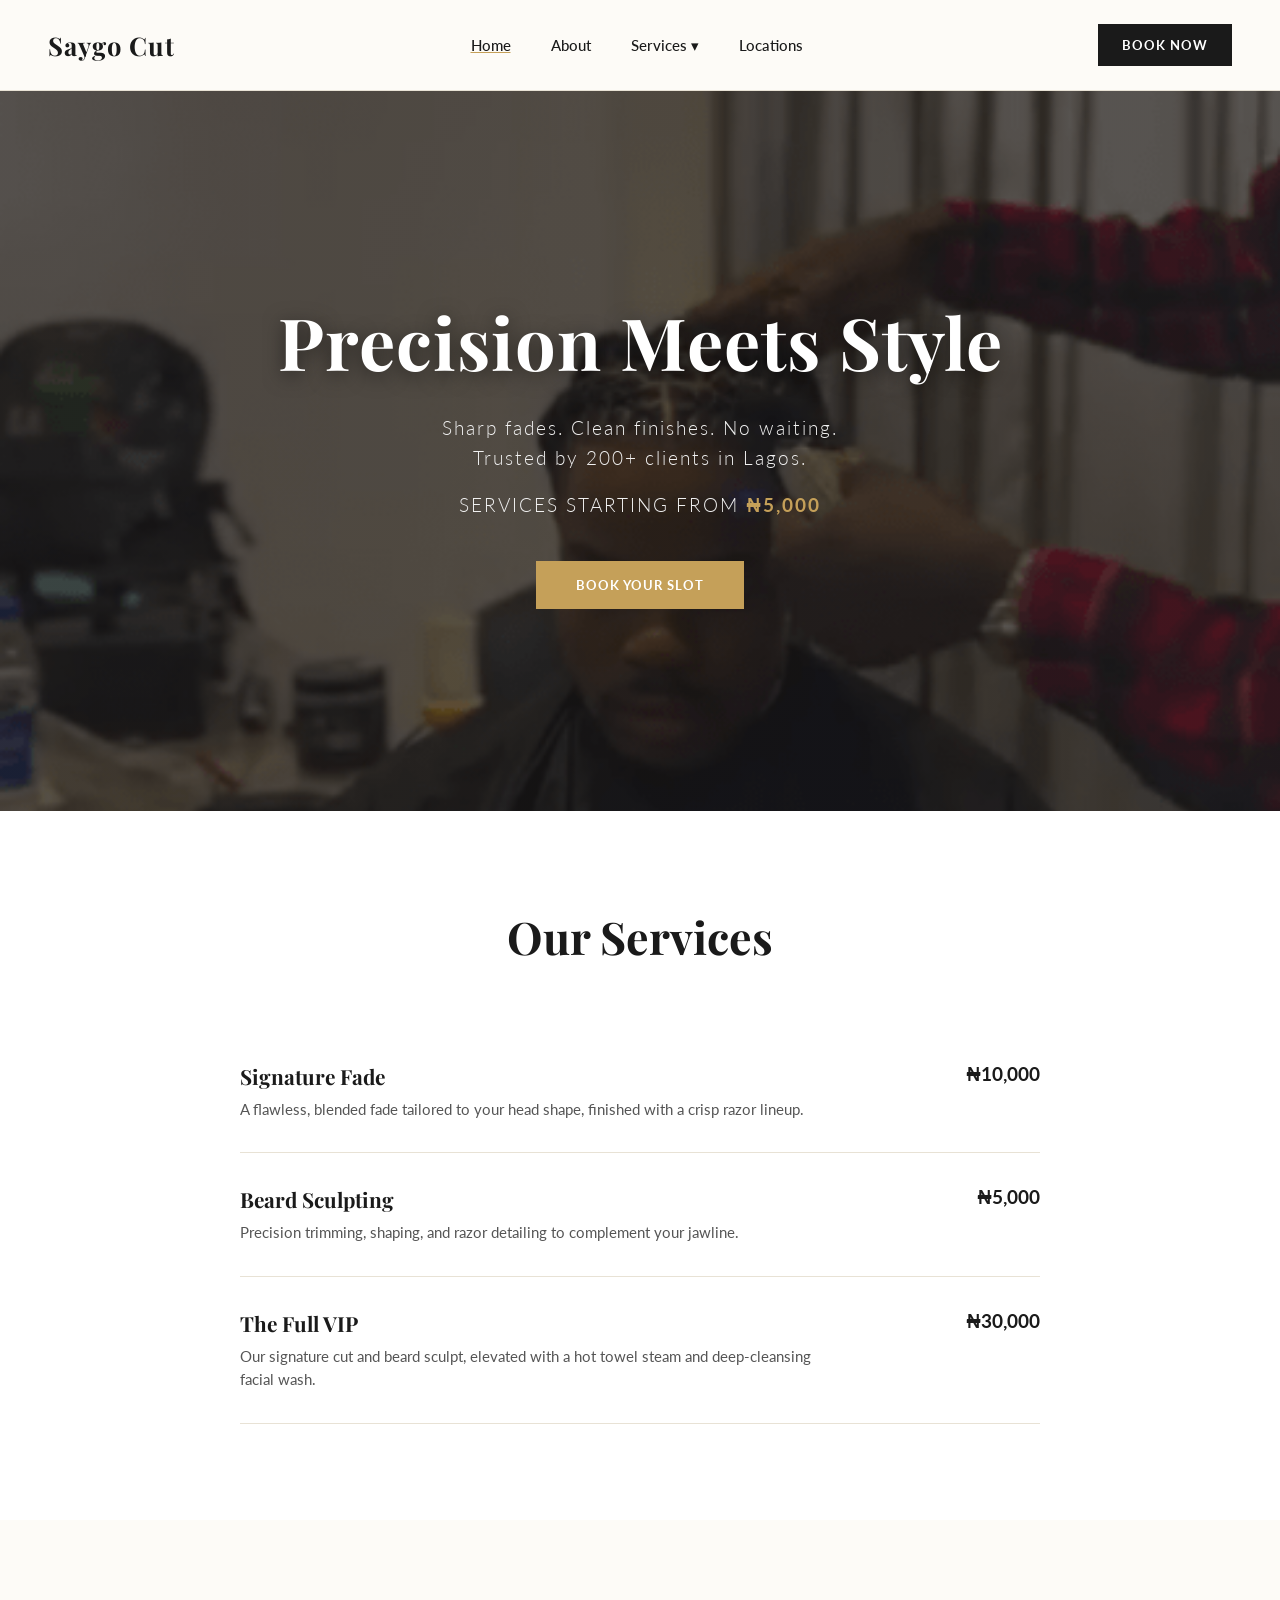
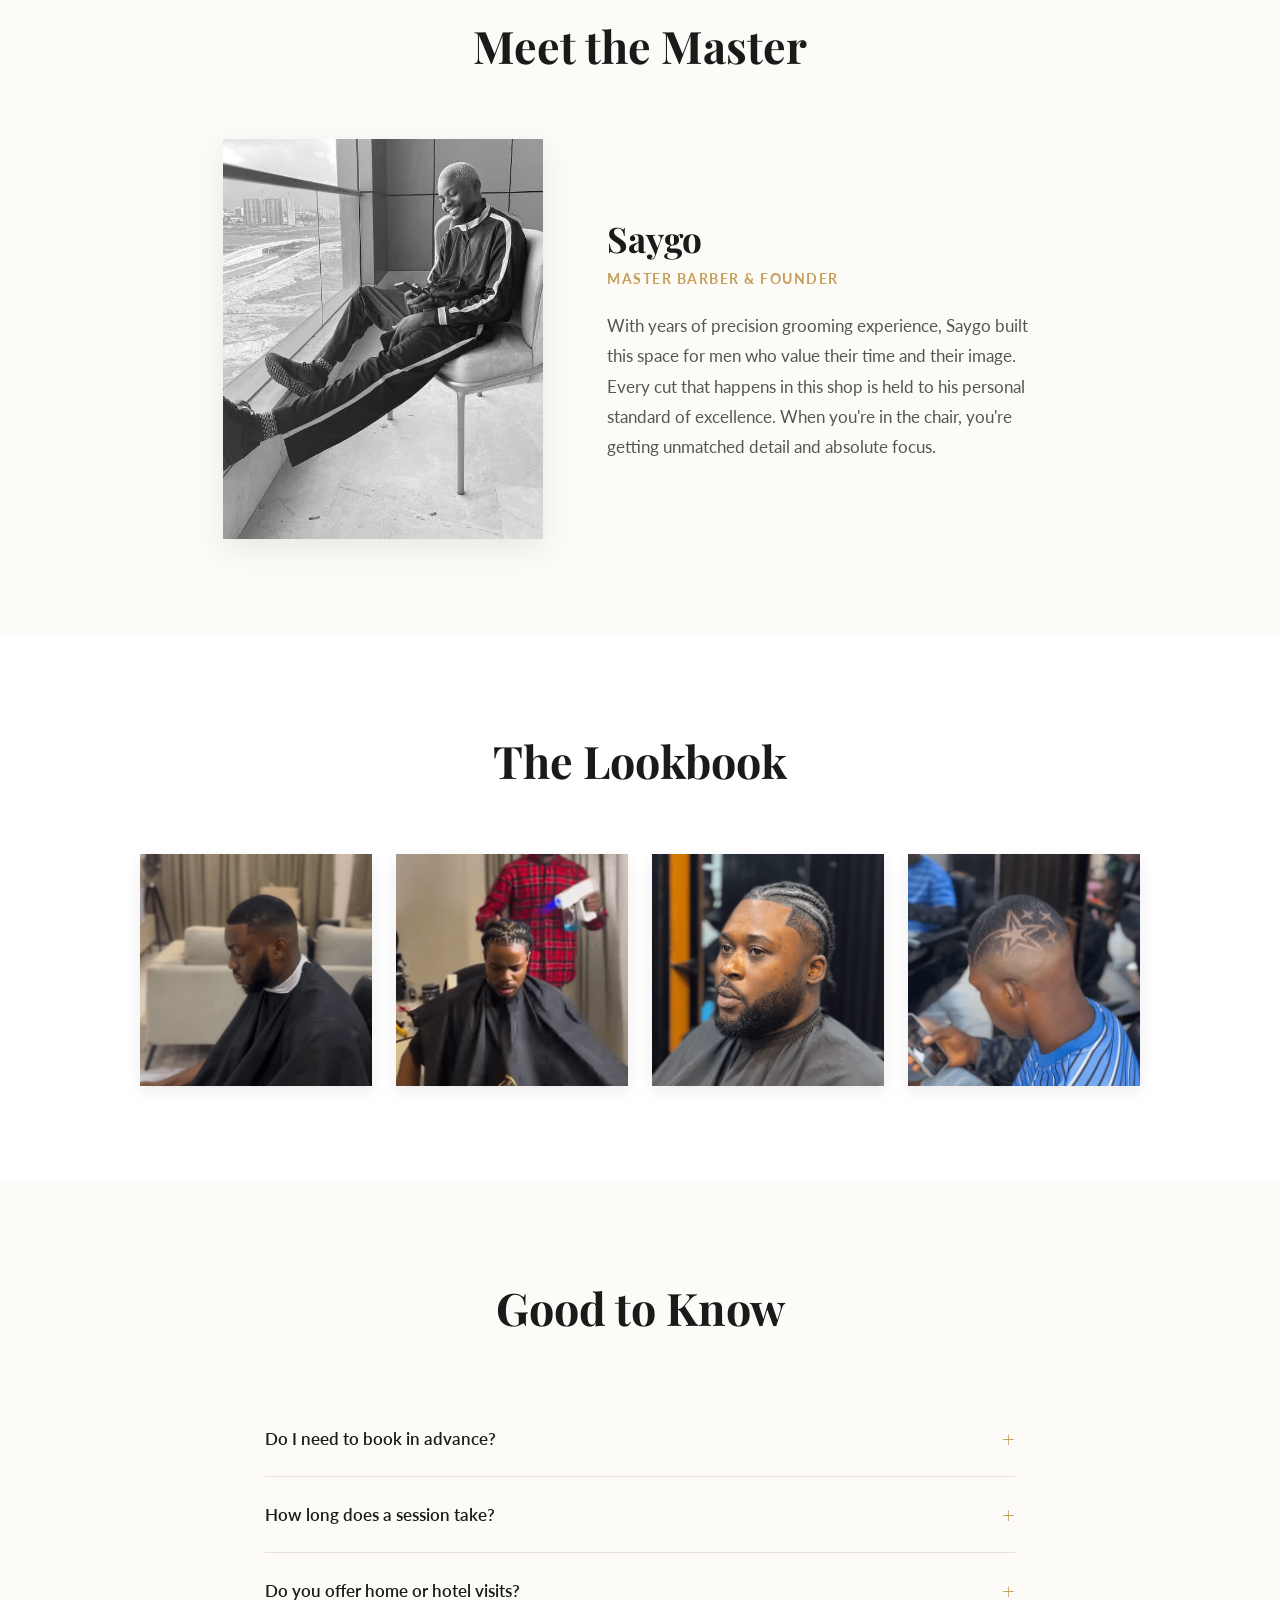
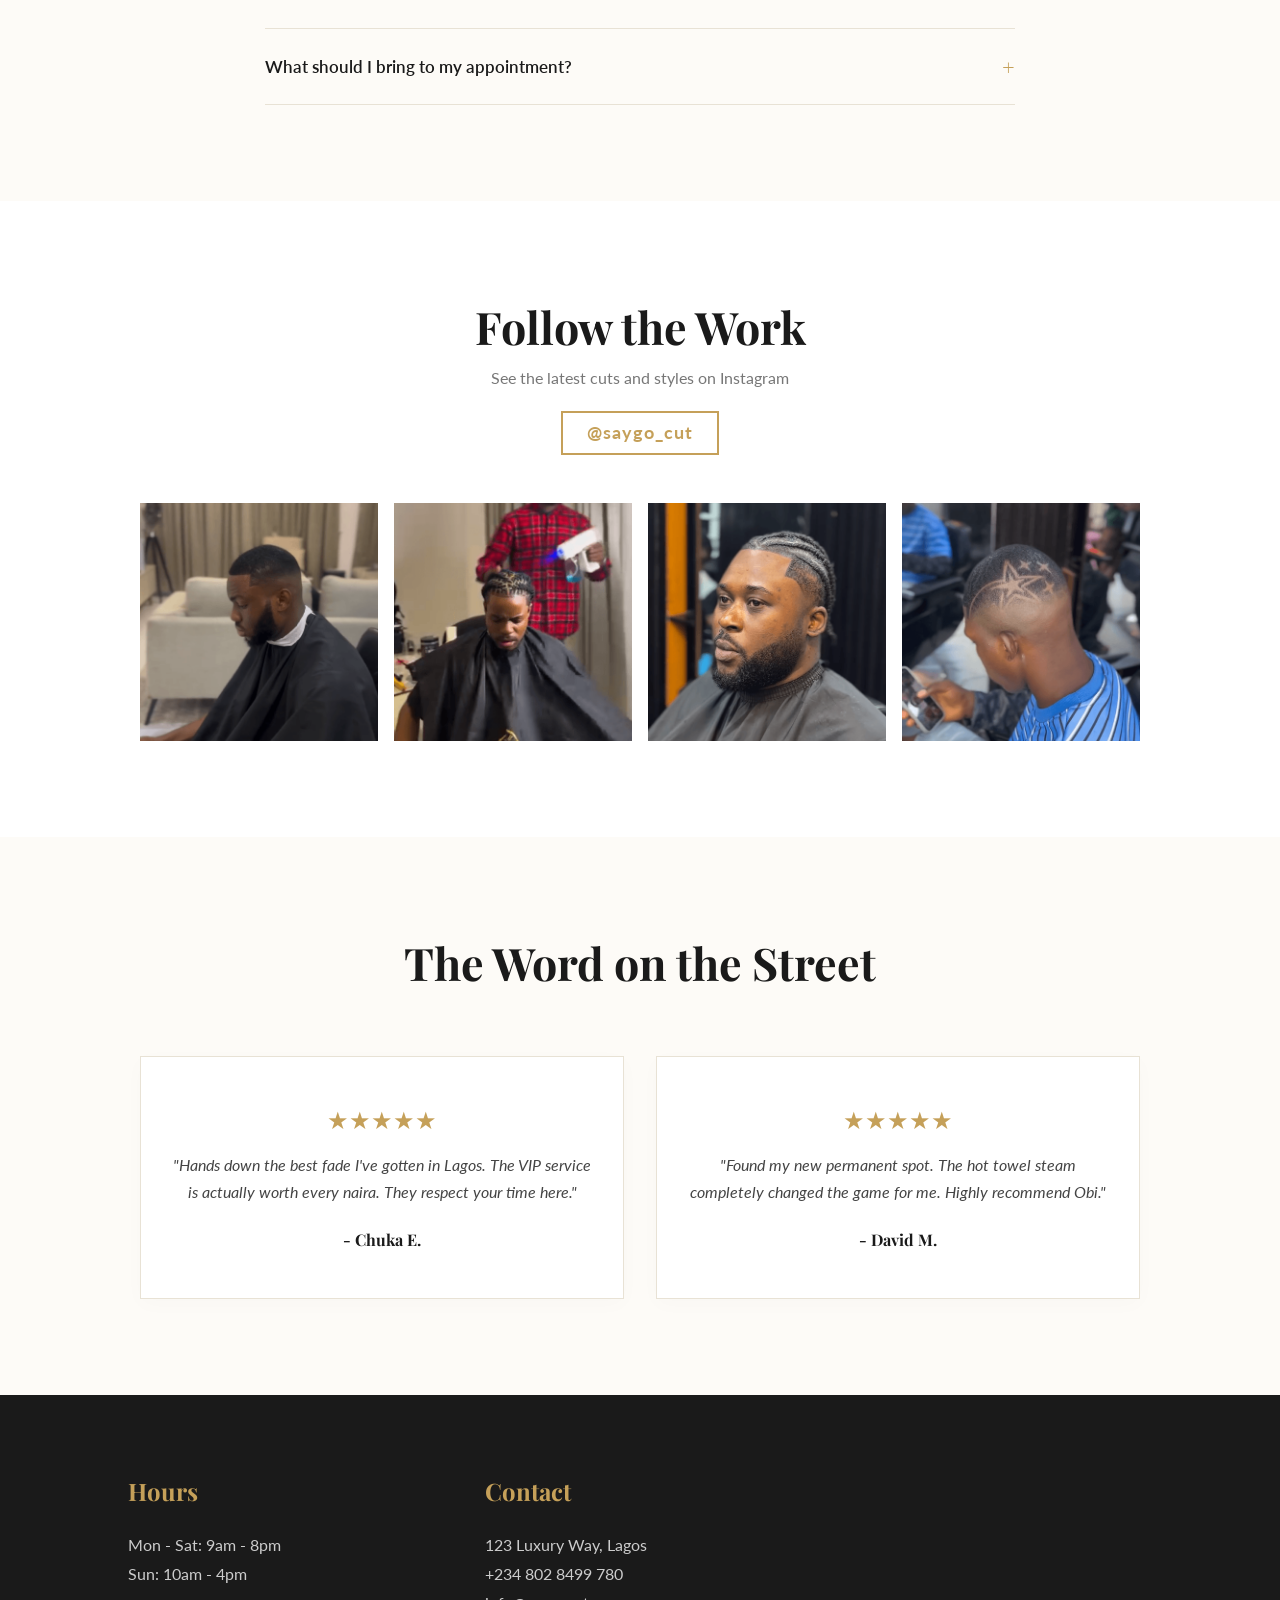
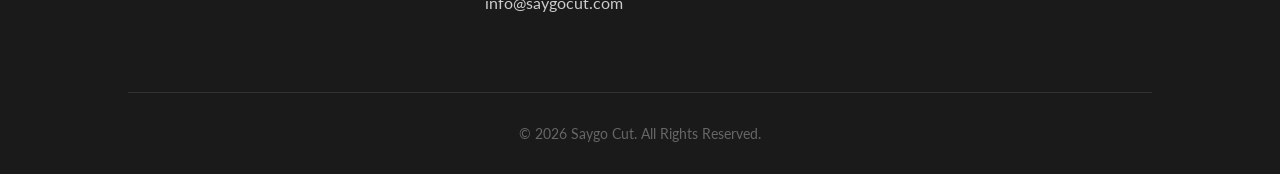
<file: index.html>
<!DOCTYPE html>
<html lang="en">
<head>
  <meta charset="UTF-8">
  <meta name="viewport" content="width=device-width, initial-scale=1.0">
  <title>Saygo Cut | Premium Grooming</title>
  
  <link rel="preconnect" href="https://fonts.googleapis.com">
  <link rel="preconnect" href="https://fonts.gstatic.com" crossorigin>
  <link href="https://fonts.googleapis.com/css2?family=Lato:wght@300;400;700&family=Playfair+Display:ital,wght@0,400;0,600;0,700;1,400&display=swap" rel="stylesheet">
  
  <link rel="stylesheet" href="styles.css">
</head>
<body>
<header class="main-header">
  <div class="logo">Saygo Cut</div>
  
  <button id="mobile-menu-btn" class="hamburger" aria-label="Toggle navigation">☰</button>
  
  <nav class="desktop-nav" id="nav-menu">
    <ul class="nav-links">
      <li class="poop"> <a class="pooper" href="index.html">Home</a></li>
      <li><a href="about.html">About</a></li>
      
      <li class="dropdown">
        <a href="index.html#services">Services ▾</a>
        <ul class="dropdown-menu">
          <li><a href="index.html#services">Haircuts</a></li>
          <li><a href="index.html#services">Beard Trims</a></li>
          <li><a href="index.html#services">Shaves</a></li>
        </ul>
      </li>
      <li><a href="#footer">Locations</a></li>
    </ul>
  </nav>
  <button class="book-btn">
  <a class="waste" href="https://wa.me/2348028499780?text=Hello,%20I’d%20like%20to%20schedule%20an%20appointment.%20What%20slots%20are%20available?" target="_blank">
    Book Now
  </a>
</button>
</header>

<main>
  <section class="hero">
  <div class="hero-content">
    <h1>Precision Meets Style</h1>
    <p>Sharp fades. Clean finishes. No waiting.<br>Trusted by 200+ clients in Lagos.</p>
    <p class="hero-price">Services starting from <span>₦5,000</span></p>
    <button class="btn-book">
      <a href="https://wa.me/2348028499780?text=Hello,%20I’d%20like%20to%20schedule%20an%20appointment.%20What%20slots%20are%20available?" target="_blank" style="text-decoration: none; color: inherit;">
        Book Your Slot
      </a>
    </button>
  </div>
</section>
  <section id="services" class="services">
    <h2>Our Services</h2>
    <div class="service-list">
      <div class="service-item">
        <div class="service-info">
            <span class="service-title">Signature Fade</span>
            <p class="service-desc">A flawless, blended fade tailored to your head shape, finished with a crisp razor lineup.</p>
        </div>
        <span class="service-price">₦10,000</span>
      </div>
      <div class="service-item">
        <div class="service-info">
            <span class="service-title">Beard Sculpting</span>
            <p class="service-desc">Precision trimming, shaping, and razor detailing to complement your jawline.</p>
        </div>
        <span class="service-price">₦5,000</span>
      </div>
      <div class="service-item">
        <div class="service-info">
            <span class="service-title">The Full VIP</span>
            <p class="service-desc">Our signature cut and beard sculpt, elevated with a hot towel steam and deep-cleansing facial wash.</p>
        </div>
        <span class="service-price">₦30,000</span>
      </div>
    </div>
  </section>

  <section class="owner-spotlight">
    <h2>Meet the Master</h2>
    <div class="owner-container">
      <div class="owner-img">
        <img src="ownerr.jpg" alt="Saygo - Master Barber and Founder">
          </div>
      <div class="owner-bio">
          <h3>Saygo</h3>
          <p class="owner-title">Master Barber & Founder</p>
          <p class="owner-story">With years of precision grooming experience, Saygo built this space for men who value their time and their image. Every cut that happens in this shop is held to his personal standard of excellence. When you're in the chair, you're getting unmatched detail and absolute focus.</p>
      </div>
    </div>
  </section>

  <section class="gallery">
    <h2>The Lookbook</h2>
    <div class="gallery-grid">
      <div class="gallery-item">
          <img src="jjjj.png" alt="Clean Fade">
      </div>
      <div class="gallery-item">
          <img src="hhhh.png" alt="Beard Sculpt">
      </div>
      <div class="gallery-item">
          <img src="gggg.png" alt="Hair Design">
      </div>
      <div class="gallery-item">
          <img src="fff.png" alt="Precision Lineup">
      </div>
    </div>
  </section>

  <!-- FAQ SECTION -->
  <section class="faq">
    <h2>Good to Know</h2>
    <div class="faq-list">
      <div class="faq-item">
        <button class="faq-question">Do I need to book in advance? <span class="faq-icon">+</span></button>
        <div class="faq-answer"><p>Yes — we work by appointment to make sure you never wait. Book via WhatsApp and we'll confirm your slot within minutes.</p></div>
      </div>
      <div class="faq-item">
        <button class="faq-question">How long does a session take? <span class="faq-icon">+</span></button>
        <div class="faq-answer"><p>A Signature Fade takes about 45 minutes. Beard Sculpting is around 30 minutes. The Full VIP experience runs approximately 90 minutes.</p></div>
      </div>
      <div class="faq-item">
        <button class="faq-question">Do you offer home or hotel visits? <span class="faq-icon">+</span></button>
        <div class="faq-answer"><p>Yes! Saygo offers premium mobile grooming for clients across Lagos. Message us on WhatsApp to discuss availability and pricing.</p></div>
      </div>
      <div class="faq-item">
        <button class="faq-question">What should I bring to my appointment? <span class="faq-icon">+</span></button>
        <div class="faq-answer"><p>Just yourself! If you have a reference photo of the style you want, bring it — it helps Saygo nail the cut perfectly.</p></div>
      </div>
    </div>
  </section>

  <!-- INSTAGRAM SECTION -->
  <section class="instagram-section">
    <h2>Follow the Work</h2>
    <p class="ig-subtitle">See the latest cuts and styles on Instagram</p>
    <a href="https://www.instagram.com/saygo_cut" target="_blank" class="ig-handle">@saygo_cut</a>
    <div class="ig-gallery-grid">
      <div class="ig-item"><img src="jjjj.png" alt="Saygo Cut style"></div>
      <div class="ig-item"><img src="hhhh.png" alt="Saygo Cut style"></div>
      <div class="ig-item"><img src="gggg.png" alt="Saygo Cut style"></div>
      <div class="ig-item"><img src="fff.png" alt="Saygo Cut style"></div>
    </div>
  </section>

  <section class="testimonials">
    <h2>The Word on the Street</h2>
    <div class="review-grid">
        <div class="review-card">
            <div class="stars">★★★★★</div>
            <p>"Hands down the best fade I've gotten in Lagos. The VIP service is actually worth every naira. They respect your time here."</p>
            <span>- Chuka E.</span>
        </div>
        <div class="review-card">
            <div class="stars">★★★★★</div>
            <p>"Found my new permanent spot. The hot towel steam completely changed the game for me. Highly recommend Obi."</p>
            <span>- David M.</span>
        </div>
    </div>
  </section>
</main>

<footer id="footer">
  <div class="footer-content">
    <div class="footer-section">
      <h3>Hours</h3>
      <p>Mon - Sat: 9am - 8pm</p>
      <p>Sun: 10am - 4pm</p>
    </div>
    <div class="footer-section">
      <h3>Contact</h3>
      <p>123 Luxury Way, Lagos</p>
      <p>+234 802 8499 780</p>
      <p>info@saygocut.com</p>
    </div>
    <div class="footer-section map-container">
      <iframe src="https://www.google.com/maps/embed?pb=!1m18!1m12!1m3!1d3964.735824982635!2d3.4566373!3d6.4279549!2m3!1f0!2f0!3f0!3m2!1i1024!2i768!4f13.1!3m3!1m2!1s0x0%3A0x0!2zNsKwMjUnNDAuNiJOIDPCsDI3JzIzLjkiRQ!5e0!3m2!1sen!2sng!4v1620000000000!5m2!1sen!2sng" width="100%" height="150" style="border:0;" allowfullscreen="" loading="lazy"></iframe>
    </div>
  </div>
  <p class="copyright">&copy; 2026 Saygo Cut. All Rights Reserved.</p>
</footer>

<!-- Sticky mobile book button - only visible on small screens -->
<a href="https://wa.me/2348028499780?text=Hello,%20I'd%20like%20to%20schedule%20an%20appointment.%20What%20slots%20are%20available?" target="_blank" class="mobile-sticky-btn">
  Book Now
</a>

<script>
  const mobileMenuBtn = document.getElementById('mobile-menu-btn');
  const navMenu = document.getElementById('nav-menu');

  mobileMenuBtn.addEventListener('click', () => {
    navMenu.classList.toggle('active');
    // Optional: Change icon when open
    if (navMenu.classList.contains('active')) {
        mobileMenuBtn.innerHTML = '✕'; 
    } else {
        mobileMenuBtn.innerHTML = '☰';
    }
  });
  // This tells the menu to close automatically when you click a link
const navLinks = document.querySelectorAll('.nav-links a');

navLinks.forEach(link => {
  link.addEventListener('click', () => {
    navMenu.classList.remove('active');
    mobileMenuBtn.innerHTML = '☰';
  });
});

// FAQ Accordion
// querySelectorAll gets ALL elements with that class (returns a list)
const faqQuestions = document.querySelectorAll('.faq-question');

faqQuestions.forEach(question => {
  question.addEventListener('click', () => {
    // Find the answer div that sits right after this button
    const answer = question.nextElementSibling;
    const icon = question.querySelector('.faq-icon');
    const isOpen = answer.classList.contains('open');

    // Close ALL answers first
    document.querySelectorAll('.faq-answer').forEach(a => a.classList.remove('open'));
    document.querySelectorAll('.faq-icon').forEach(i => i.textContent = '+');

    // If it wasn't open before, open it now
    if (!isOpen) {
      answer.classList.add('open');
      icon.textContent = '−';
    }
  });
});
</script>
</body>
</html>
</file>
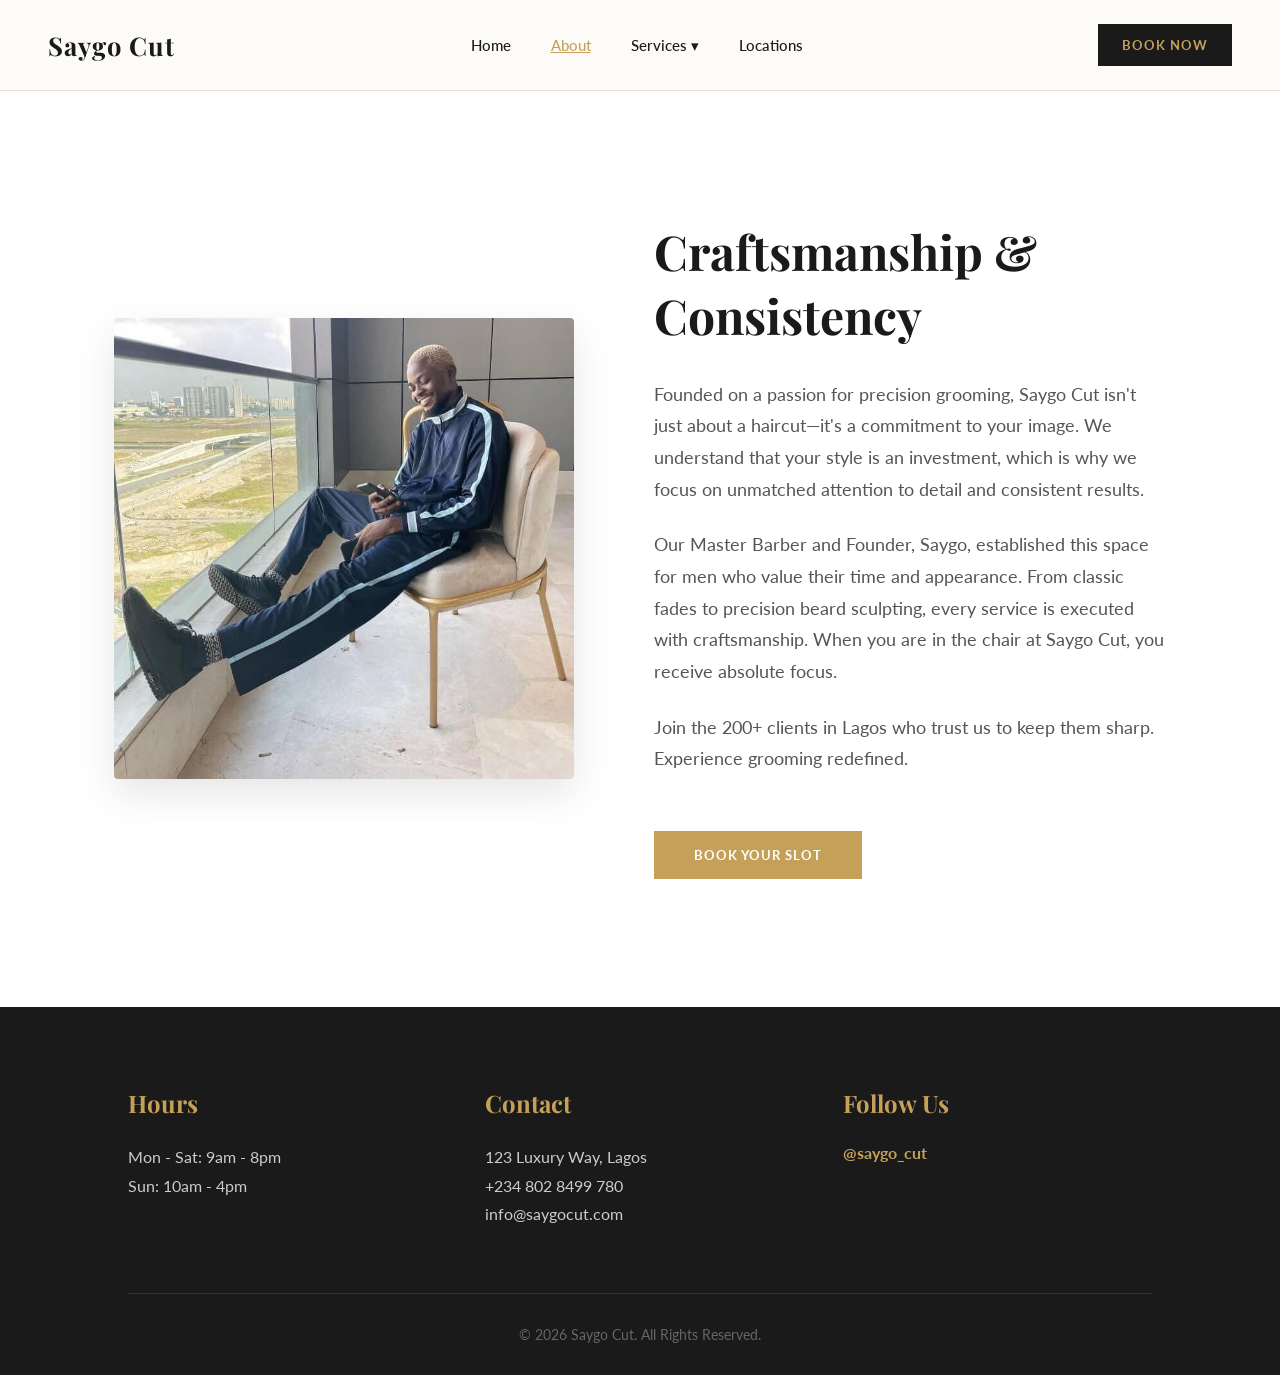
<file: about.html>
<!DOCTYPE html>
<html lang="en">
<head>
  <meta charset="UTF-8">
  <meta name="viewport" content="width=device-width, initial-scale=1.0">
  <title>About Us | Saygo Cut - Premium Grooming</title>
  
  <link rel="preconnect" href="https://fonts.googleapis.com">
  <link rel="preconnect" href="https://fonts.gstatic.com" crossorigin>
  <link href="https://fonts.googleapis.com/css2?family=Lato:wght@300;400;700&family=Playfair+Display:ital,wght@0,400;0,600;0,700;1,400&display=swap" rel="stylesheet">
  
  <link rel="stylesheet" href="aboutstyles.css">
</head>
<body>

<header class="main-header">
  <div class="logo">Saygo Cut</div>

  <!-- This is a regular button, just like index.html. JavaScript will control it. -->
  <button id="mobile-menu-btn" class="hamburger" aria-label="Toggle navigation">☰</button>

  <nav class="desktop-nav" id="nav-menu">
    <ul class="nav-links">
      <li><a href="index.html">Home</a></li>
      <li class="poop"><a href="about.html">About</a></li>
      <li class="dropdown">
        <a href="index.html#services">Services ▾</a>
        <ul class="dropdown-menu">
          <li><a href="index.html#services">Haircuts</a></li>
          <li><a href="index.html#services">Beard Trims</a></li>
          <li><a href="index.html#services">Shaves</a></li>
        </ul>
      </li>
      <li><a href="index.html#footer">Locations</a></li>
    </ul>
  </nav>

  <button class="book-btn">
    <a href="https://wa.me/2348028499780?text=Hi%20I%20want%20to%20book%20a%20haircut">Book Now</a>
  </button>
</header>

<main class="about-page">
  <div class="about-container">
    <div class="about-image-column">
      <img src="ownerr.jpg" alt="Saygo on the balcony in Lagos">
    </div>
    <div class="about-text-column">
      <h2>Craftsmanship & Consistency</h2>
      <p>
        Founded on a passion for precision grooming, Saygo Cut isn't just about a haircut—it's a commitment to your image. We understand that your style is an investment, which is why we focus on unmatched attention to detail and consistent results.
      </p>
      <p>
        Our Master Barber and Founder, Saygo, established this space for men who value their time and appearance. From classic fades to precision beard sculpting, every service is executed with craftsmanship. When you are in the chair at Saygo Cut, you receive absolute focus.
      </p>
      <p>
        Join the 200+ clients in Lagos who trust us to keep them sharp. Experience grooming redefined.
      </p>
      <button class="btn-book">
        <a href="https://wa.me/2348028499780?text=Hello,%20I'd%20like%20to%20schedule%20an%20appointment.%20What%20slots%20are%20available?">Book Your Slot</a>
      </button>
    </div>
  </div>
</main>

<footer id="footer">
  <div class="footer-content">
    <div class="footer-section">
      <h3>Hours</h3>
      <p>Mon - Sat: 9am - 8pm</p>
      <p>Sun: 10am - 4pm</p>
    </div>
    <div class="footer-section">
      <h3>Contact</h3>
      <p>123 Luxury Way, Lagos</p>
      <p>+234 802 8499 780</p>
      <p>info@saygocut.com</p>
    </div>
    <div class="footer-section">
      <h3>Follow Us</h3>
      <a href="https://www.instagram.com/saygo_cut" target="_blank" class="footer-ig-link">@saygo_cut</a>
    </div>
  </div>
  <p class="copyright">&copy; 2026 Saygo Cut. All Rights Reserved.</p>
</footer>

<!-- Sticky mobile book button -->
<a href="https://wa.me/2348028499780?text=Hello,%20I'd%20like%20to%20schedule%20an%20appointment.%20What%20slots%20are%20available?" target="_blank" class="mobile-sticky-btn">
  Book Now
</a>

<script>
  // Grab the button and the nav menu by their IDs
  const mobileMenuBtn = document.getElementById('mobile-menu-btn');
  const navMenu = document.getElementById('nav-menu');

  // When the button is clicked, toggle the 'active' class on the nav
  mobileMenuBtn.addEventListener('click', () => {
    navMenu.classList.toggle('active');
    // Change the icon: ✕ when open, ☰ when closed
    if (navMenu.classList.contains('active')) {
      mobileMenuBtn.innerHTML = '✕';
    } else {
      mobileMenuBtn.innerHTML = '☰';
    }
  });

  // Close the menu automatically when any nav link is clicked
  const navLinks = document.querySelectorAll('.nav-links a');
  navLinks.forEach(link => {
    link.addEventListener('click', () => {
      navMenu.classList.remove('active');
      mobileMenuBtn.innerHTML = '☰';
    });
  });
</script>

</body>
</html>
</file>
<file: styles.css>
/* --- Premium Variables --- */
:root {
  --color-bg: #FDFBF7; /* Warm, creamy off-white */
  --color-text: #1A1A1A; /* Deep rich charcoal */
  --color-accent: #C5A059; /* Premium muted gold */
  --color-border: #E8E2D5; /* Soft dividing line */
  
  --font-heading: 'Playfair Display', serif;
  --font-body: 'Lato', sans-serif;
}
.poop{
  text-decoration: underline;
  color: var(--color-accent);
}
.pooper{
  color: var(--color-accent);
}
/* --- Global Reset & Foundation --- */
* {
  margin: 0;
  padding: 0;
  box-sizing: border-box;
}
.poop{
  text-decoration: underline;
}
body {
  font-family: var(--font-body);
  background-color: var(--color-bg); 
  color: var(--color-text);
  overflow-x: hidden; /* Prevents horizontal scroll on mobile */
}

h1, h2, h3, .logo {
  font-family: var(--font-heading);
  font-weight: 700;
}

/* --- Header Layout --- */
header {
  position: sticky;
  top: 0;
  background-color: var(--color-bg);
  z-index: 100;
}

.main-header {
  display: flex;
  justify-content: space-between;
  align-items: center;
  padding: 1.5rem 3rem;
  border-bottom: 1px solid var(--color-border); 
}

.logo {
  font-size: 1.6rem; 
  letter-spacing: 1px; 
}

/* --- Navigation Links --- */
.nav-links {
  list-style: none;
  display: flex;
  gap: 2.5rem; 
}

.nav-links a {
  text-decoration: none;
  color: var(--color-text);
  font-weight: 500;
  font-size: 0.95rem;
  transition: color 0.3s ease;
}

.nav-links a:hover {
  color: var(--color-accent);
}

/* --- Dropdown --- */
.dropdown {
  position: relative; 
  padding-bottom: 1rem; 
  margin-bottom: -1rem;
}

.dropdown-menu {
  position: absolute;
  top: 100%; 
  left: 0;
  background-color: #fff;
  border: 1px solid var(--color-border);
  min-width: 180px; 
  list-style: none;
  opacity: 0;
  visibility: hidden;
  transition: all 0.3s ease-in-out;
  transform: translateY(10px); 
  z-index: 10; 
  box-shadow: 0 10px 30px rgba(0,0,0,0.05); 
}
.dropdown:hover .dropdown-menu {
  opacity: 1;
  visibility: visible;
  transform: translateY(0);
}

.dropdown-menu li { border-bottom: 1px solid var(--color-border); }
.dropdown-menu li:last-child { border-bottom: none; }

.dropdown-menu a {
  display: block; 
  padding: 1rem;
}

.dropdown-menu a:hover {
  background-color: var(--color-text);
  color: var(--color-accent); 
}
.waste{
  text-decoration: none;
}
/* --- Buttons --- */
.book-btn, .btn-book {
  background-color: var(--color-text);
  color: var(--color-accent);
  border: none;
  padding: 0.8rem 1.5rem;
  font-family: var(--font-body);
  font-weight: 700;
  cursor: pointer;
  text-transform: uppercase;
  letter-spacing: 1px;
  transition: 0.3s ease;
}

.btn-book {
    padding: 1rem 2.5rem;
    background-color: var(--color-accent); 
    color: #fff;
}

.book-btn:hover {
  background-color: var(--color-accent);
  color: #fff;
}

.btn-book:hover {
  background-color: var(--color-text);
  color: var(--color-accent);
}

/* --- Hide Mobile Hamburger by Default --- */
.hamburger {
  display: none;
  background: none;
  border: none;
  color: var(--color-text);
  font-size: 1.8rem;
  cursor: pointer;
}
.waste{
  color: #ffffff;
}
/* --- Hero Section --- */
.hero {
  height: 80vh;
  /* INSERT YOUR HERO BACKGROUND IMAGE URL HERE */
  background: linear-gradient(rgba(26, 26, 26, 0.7), rgba(26, 26, 26, 0.7)), url('kn.png') center/cover no-repeat;
  display: flex;
  align-items: center;
  justify-content: center;
  text-align: center;
  color: #fff;
}

.hero-content h1 {
  font-size: 4.5rem;
  letter-spacing: 1px; 
  margin-bottom: 1.5rem; 
  text-shadow: 0 4px 20px rgba(0,0,0,0.5); 
}

.hero-content p {
  font-size: 1.2rem;
  margin-bottom: 2.5rem; 
  letter-spacing: 2px;
  line-height: 1.6;
  font-weight: 300;
  color: #f0f0f0;
}

/* --- Services Section (Upgraded) --- */
.services, .team, .gallery, .testimonials {
  padding: 6rem 10%;
}

.services {
  background-color: #fff; 
}

.services h2, .team h2, .gallery h2, .testimonials h2 {
  text-align: center;
  font-size: 2.8rem;
  margin-bottom: 4rem;
  color: var(--color-text);
}

.service-list {
  max-width: 800px;
  margin: 0 auto;
}

.service-item {
  display: flex;
  justify-content: space-between;
  align-items: flex-start;
  padding: 2rem 0;
  border-bottom: 1px solid var(--color-border);
  transition: 0.3s;
}

.service-item:hover {
  padding-left: 10px;
  border-color: var(--color-accent);
}

.service-info {
    max-width: 75%;
}

.service-title {
    display: block;
    font-size: 1.3rem;
    font-family: var(--font-heading);
    font-weight: 700;
    margin-bottom: 0.5rem;
}

.service-item:hover .service-title {
    color: var(--color-accent);
}

.service-desc {
    font-size: 0.95rem;
    color: #555;
    line-height: 1.5;
}

.service-price {
    font-size: 1.2rem;
    font-weight: 700;
    color: var(--color-text);
}

/* --- Owner Spotlight Section --- */
.owner-spotlight {
    background-color: var(--color-bg);
    padding: 6rem 10%;
}

.owner-spotlight h2 {
    text-align: center;
    font-size: 2.8rem;
    margin-bottom: 4rem;
    color: var(--color-text);
}

.owner-container {
    display: flex;
    align-items: center;
    justify-content: center;
    gap: 4rem;
    max-width: 900px;
    margin: 0 auto;
}

.owner-img {
    width: 320px;
    height: 400px;
    background-color: var(--color-border);
    overflow: hidden;
    flex-shrink: 0;
    box-shadow: 0 10px 30px rgba(0,0,0,0.08); /* Adds a subtle premium shadow */
}

.owner-img img {
    width: 100%;
    height: 100%;
    object-fit: cover;
    filter: grayscale(100%);
    transition: 0.8s ease;
}

.owner-spotlight:hover .owner-img img {
    filter: grayscale(0%);
    transform: scale(1.03);
}

.owner-bio {
    max-width: 450px;
}

.owner-bio h3 {
    font-size: 2.2rem;
    margin-bottom: 0.5rem;
    font-family: var(--font-heading);
}

.owner-title {
    color: var(--color-accent);
    font-weight: 700;
    text-transform: uppercase;
    letter-spacing: 1.5px;
    font-size: 0.9rem;
    margin-bottom: 1.5rem;
}

.owner-story {
    line-height: 1.8;
    color: #555;
    font-size: 1.05rem;
}
/* --- Testimonials Section --- */
.testimonials {
    background-color: var(--color-bg);
}

.review-grid {
    display: grid;
    grid-template-columns: repeat(auto-fit, minmax(300px, 1fr));
    gap: 2rem;
    max-width: 1000px;
    margin: 0 auto;
}

.review-card {
    background: #fff;
    padding: 3rem 2rem;
    border: 1px solid var(--color-border);
    text-align: center;
    box-shadow: 0 5px 20px rgba(0,0,0,0.02);
}

.stars {
    color: var(--color-accent);
    font-size: 1.5rem;
    margin-bottom: 1rem;
}

.review-card p {
    font-style: italic;
    line-height: 1.7;
    margin-bottom: 1.5rem;
    color: #444;
}

.review-card span {
    font-weight: 700;
    font-family: var(--font-heading);
    color: var(--color-text);
}

/* --- Footer --- */
footer {
  background-color: var(--color-text);
  color: #fff;
  padding: 5rem 10% 2rem;
}

.footer-content {
  display: grid;
  grid-template-columns: repeat(auto-fit, minmax(200px, 1fr));
  gap: 3rem;
  margin-bottom: 4rem;
}

.footer-section h3 {
  margin-bottom: 1.5rem;
  color: var(--color-accent);
  font-size: 1.5rem;
}

.footer-section p {
  color: #ccc;
  line-height: 1.8;
}

.map-container iframe {
    border-radius: 4px;
}

.copyright {
    text-align: center;
    color: #666;
    border-top: 1px solid #333;
    padding-top: 2rem;
    font-size: 0.9rem;
}
/* --- styles.css --- */

/* ... (previous styles) ... */

/* --- Upgraded Gallery Section (Lookbook) --- */
.gallery {
  padding: 6rem 10%;
  background-color: #fff;
}

.gallery h2 {
  text-align: center;
  font-size: 2.8rem;
  margin-bottom: 4rem;
  color: var(--color-text);
}

.gallery-grid {
  display: flex; /* Changed from grid to flex */
  justify-content: center; /* Center the items */
  gap: 1.5rem; /* Space between images */
  flex-wrap: wrap; /* Allows wrapping on smaller screens */
  max-width: 1200px;
  margin: 0 auto;
}

.gallery-item {
  /* This sets each item to be roughly 25% width on desktop, minus the gap */
  flex: 0 0 calc(25% - 1.5rem);
  aspect-ratio: 1 / 1; /* Keeps the images square */
  overflow: hidden;
  box-shadow: 0 5px 15px rgba(0,0,0,0.08); /* Optional: add a subtle shadow */
  transition: transform 0.3s ease;
}

.gallery-item:hover {
  transform: scale(1.03); /* Slight zoom on hover */
}

.gallery-item img {
  width: 100%;
  height: 100%;
  object-fit: cover; /* Ensures image fills the square correctly */
}


@media (max-width: 480px) {
  .gallery-item {
    /* On very small screens, stack them */
    flex: 0 0 100%;
  }
}

/* ... (rest of previous styles) ... */
/* =========================================
   MOBILE RESPONSIVE DESIGN
   ========================================= */
@media (max-width: 768px) {
  .main-header {
    padding: 1rem 1.5rem;
    flex-wrap: wrap; 
  }

  .hamburger {
    display: block;
    order: 2; 
  }

  .desktop-nav {
    width: 100%;
    order: 3; 
    display: none; /* Hidden by default */
  }

  /* Added by JS toggle */
  .desktop-nav.active {
      display: block;
  }

  .nav-links {
    flex-direction: column;
    gap: 0;
    width: 100%;
    padding-top: 1rem;
  }

  .nav-links li {
    width: 100%;
    border-top: 1px solid var(--color-border);
  }

  .nav-links a {
    display: block;
    padding: 1rem 0;
  }

  .dropdown-menu {
    position: static;
    opacity: 1;
    visibility: visible;
    display: none; 
    border: none;
    padding-left: 1.5rem;
    background-color: transparent;
    box-shadow: none;
    transform: none;
  }

  .dropdown:hover .dropdown-menu {
    display: block;
  }

  /* --- Meet the Master: stack vertically on mobile --- */
  .owner-container {
    flex-direction: column; /* image on top, text below */
    gap: 2rem;
  }

  .owner-img {
    width: 100%;       /* stretch to full width instead of fixed 320px */
    height: 320px;     /* a comfortable height for a portrait photo */
  }

  .owner-bio {
    max-width: 100%;   /* text takes full width too */
    text-align: center;
  }

  .owner-bio h3 {
    font-size: 1.8rem;
  }

  .owner-spotlight {
    padding: 4rem 5%;
  }

  .hero-content h1 {
      font-size: 3rem;
  }
  
  .book-btn {
      display: none; 
  } 

  .service-item {
      flex-direction: column;
  }

  .service-info {
      max-width: 100%;
      margin-bottom: 1rem;
  }
  .gallery-item {
    /* On mobile, show 2 images per row */
    flex: 0 0 calc(50% - 1rem);
    gap: 1rem;
  }
}
/* --- Hero Price Hint --- */
.hero-price {
  font-size: 0.95rem;
  color: rgba(255,255,255,0.7);
  letter-spacing: 1.5px;
  margin-top: -1.5rem;     /* pulls it closer to the paragraph above */
  margin-bottom: 2rem;
  text-transform: uppercase;
}

.hero-price span {
  color: var(--color-accent);
  font-weight: 700;
}

/* --- FAQ Section --- */
.faq {
  padding: 6rem 10%;
  background-color: var(--color-bg);
}

.faq h2 {
  text-align: center;
  font-size: 2.8rem;
  margin-bottom: 4rem;
  color: var(--color-text);
}

.faq-list {
  max-width: 750px;
  margin: 0 auto;
}

.faq-item {
  border-bottom: 1px solid var(--color-border);
}

/* The question is a button so it's keyboard-accessible */
.faq-question {
  width: 100%;
  background: none;
  border: none;
  text-align: left;
  padding: 1.5rem 0;
  font-family: var(--font-body);
  font-size: 1.05rem;
  font-weight: 600;
  color: var(--color-text);
  cursor: pointer;
  display: flex;
  justify-content: space-between;
  align-items: center;
  transition: color 0.3s ease;
}

.faq-question:hover {
  color: var(--color-accent);
}

.faq-icon {
  font-size: 1.4rem;
  font-weight: 300;
  color: var(--color-accent);
  transition: transform 0.3s ease;
  flex-shrink: 0;
}

/* The answer is hidden by default */
.faq-answer {
  max-height: 0;              /* collapsed: takes up no space */
  overflow: hidden;
  transition: max-height 0.4s ease, padding 0.4s ease;
}

/* JavaScript adds the 'open' class to expand it */
.faq-answer.open {
  max-height: 200px;          /* expanded: enough room for the text */
  padding-bottom: 1.5rem;
}

.faq-answer p {
  color: #555;
  line-height: 1.8;
  font-size: 1rem;
}

/* --- Instagram Section --- */
.instagram-section {
  padding: 6rem 10%;
  background-color: #fff;
  text-align: center;
}

.instagram-section h2 {
  font-size: 2.8rem;
  margin-bottom: 0.75rem;
  color: var(--color-text);
}

.ig-subtitle {
  color: #777;
  font-size: 1rem;
  margin-bottom: 1.5rem;
}

.ig-handle {
  display: inline-block;
  text-decoration: none;
  font-weight: 700;
  font-size: 1.1rem;
  color: var(--color-accent);
  border: 2px solid var(--color-accent);
  padding: 0.6rem 1.5rem;
  letter-spacing: 1px;
  margin-bottom: 3rem;
  transition: 0.3s ease;
}

.ig-handle:hover {
  background-color: var(--color-accent);
  color: #fff;
}

.ig-gallery-grid {
  display: grid;
  grid-template-columns: repeat(4, 1fr);
  gap: 1rem;
  max-width: 1000px;
  margin: 0 auto;
}

.ig-item {
  aspect-ratio: 1 / 1;
  overflow: hidden;
}

.ig-item img {
  width: 100%;
  height: 100%;
  object-fit: cover;
  transition: transform 0.4s ease;
}

.ig-item:hover img {
  transform: scale(1.05);
}

/* --- Mobile Sticky Book Button --- */
/* Hidden on desktop, only shown on mobile */
.mobile-sticky-btn {
  display: none;
}

@media (max-width: 768px) {
  .mobile-sticky-btn {
    display: block;
    position: fixed;       /* stays on screen as you scroll */
    bottom: 0;
    left: 0;
    width: 100%;
    padding: 1.2rem;
    background-color: var(--color-accent);
    color: #fff;
    text-align: center;
    text-decoration: none;
    font-family: var(--font-body);
    font-weight: 700;
    font-size: 1rem;
    text-transform: uppercase;
    letter-spacing: 1.5px;
    z-index: 200;
  }

  /* Add padding to the footer so the sticky button doesn't cover content */
  footer {
    padding-bottom: 5rem;
  }

  /* FAQ adjustments */
  .faq {
    padding: 4rem 5%;
  }

  .instagram-section {
    padding: 4rem 5%;
  }

  .ig-gallery-grid {
    grid-template-columns: repeat(2, 1fr);
  }
}
</file>
<file: aboutstyles.css>
/* --- aboutstyles.css --- */

/* --- Variables --- */
:root {
  --color-bg: #FDFBF7;
  --color-text: #1A1A1A;
  --color-accent: #C5A059;
  --color-border: #E8E2D5;
  --font-heading: 'Playfair Display', serif;
  --font-body: 'Lato', sans-serif;
}

/* --- Global Reset --- */
* {
  margin: 0;
  padding: 0;
  box-sizing: border-box;
}

body {
  font-family: var(--font-body);
  background-color: var(--color-bg);
  color: var(--color-text);
  overflow-x: hidden;
}

h1, h2, h3, .logo {
  font-family: var(--font-heading);
  font-weight: 700;
}

/* --- Header --- */
header {
  position: sticky;
  top: 0;
  background-color: var(--color-bg);
  z-index: 100;
}

.main-header {
  display: flex;
  justify-content: space-between;
  align-items: center;
  padding: 1.5rem 3rem;
  border-bottom: 1px solid var(--color-border);
}

.logo {
  font-size: 1.6rem;
  letter-spacing: 1px;
}

/* --- Navigation Links --- */
.nav-links {
  list-style: none;
  display: flex;
  gap: 2.5rem;
}

.nav-links a {
  text-decoration: none;
  color: var(--color-text);
  font-weight: 500;
  font-size: 0.95rem;
  transition: color 0.3s ease;
}

.nav-links a:hover {
  color: var(--color-accent);
}

/* This underlines the "About" link so users know which page they're on */
.poop a {
  text-decoration: underline;
  color: var(--color-accent);
}

/* --- Dropdown Menu --- */
.dropdown {
  position: relative;
  padding-bottom: 1rem;
  margin-bottom: -1rem;
}

.dropdown-menu {
  position: absolute;
  top: 100%;
  left: 0;
  background-color: #fff;
  border: 1px solid var(--color-border);
  min-width: 180px;
  list-style: none;
  opacity: 0;
  visibility: hidden;
  transition: all 0.3s ease-in-out;
  transform: translateY(10px);
  z-index: 10;
  box-shadow: 0 10px 30px rgba(0,0,0,0.05);
}

.dropdown:hover .dropdown-menu {
  opacity: 1;
  visibility: visible;
  transform: translateY(0);
}

.dropdown-menu li { border-bottom: 1px solid var(--color-border); }
.dropdown-menu li:last-child { border-bottom: none; }

.dropdown-menu a {
  display: block;
  padding: 1rem;
}

.dropdown-menu a:hover {
  background-color: var(--color-text);
  color: var(--color-accent);
}

/* --- Buttons --- */
.book-btn, .btn-book {
  background-color: var(--color-text);
  color: var(--color-accent);
  border: none;
  padding: 0.8rem 1.5rem;
  font-family: var(--font-body);
  font-weight: 700;
  cursor: pointer;
  text-transform: uppercase;
  letter-spacing: 1px;
  transition: 0.3s ease;
}

/* This makes the link inside the button inherit the button's color */
.book-btn a, .btn-book a {
  text-decoration: none;
  color: inherit;
}

.btn-book {
  margin-top: 2rem;
  padding: 1rem 2.5rem;
  background-color: var(--color-accent);
  color: #fff;
}

.book-btn:hover { background-color: var(--color-accent); color: #fff; }
.btn-book:hover { background-color: var(--color-text); color: var(--color-accent); }

/* --- Hamburger Button (hidden on desktop) --- */
.hamburger {
  display: none;
  background: none;
  border: none;
  color: var(--color-text);
  font-size: 1.8rem;
  cursor: pointer;
}

/* --- About Page Section --- */
.about-page {
  padding: 8rem 10%;
  background-color: #fff;
}

.about-container {
  display: flex;
  align-items: center;
  justify-content: center;
  gap: 5rem;
  max-width: 1100px;
  margin: 0 auto;
}

.about-image-column {
  flex: 0 0 45%;
  overflow: hidden;
  box-shadow: 0 15px 40px rgba(0,0,0,0.1);
  border-radius: 4px;
}

.about-image-column img {
  width: 100%;
  display: block;
  transition: transform 0.5s ease;
}

.about-image-column:hover img {
  transform: scale(1.02);
}

.about-text-column {
  flex: 0 0 50%;
}

.about-text-column h2 {
  font-size: 3rem;
  margin-bottom: 2rem;
  color: var(--color-text);
}

.about-text-column p {
  line-height: 1.8;
  color: #555;
  font-size: 1.1rem;
  margin-bottom: 1.5rem;
}

/* =========================================
   MOBILE RESPONSIVE DESIGN
   ========================================= */

/* Tablet: screens 992px wide and below */
@media (max-width: 992px) {
  .about-container {
    flex-direction: column; /* Stack image on top of text */
    gap: 3rem;
  }
  .about-image-column, .about-text-column {
    flex: 0 0 100%; /* Each takes full width */
  }
}

/* Mobile: screens 768px wide and below */
@media (max-width: 768px) {

  /* --- Header becomes wrappable on mobile --- */
  .main-header {
    padding: 1rem 1.5rem;
    flex-wrap: wrap;
  }

  /* --- Show the hamburger button --- */
  .hamburger {
    display: block;
    order: 2;
  }

  /* --- Hide the nav by default on mobile --- */
  .desktop-nav {
    width: 100%;
    order: 3;
    display: none;
  }

  /* --- JavaScript adds this class to show the menu --- */
  .desktop-nav.active {
    display: block;
  }

  /* --- Stack nav links vertically --- */
  .nav-links {
    flex-direction: column;
    gap: 0;
    width: 100%;
    padding-top: 1rem;
  }

  .nav-links li {
    width: 100%;
    border-top: 1px solid var(--color-border);
  }

  .nav-links a {
    display: block;
    padding: 1rem 0;
  }

  /* --- Dropdown becomes static (not floating) on mobile --- */
  .dropdown-menu {
    position: static;
    opacity: 1;
    visibility: visible;
    display: none;
    border: none;
    padding-left: 1.5rem;
    background-color: transparent;
    box-shadow: none;
    transform: none;
  }

  .dropdown:hover .dropdown-menu {
    display: block;
  }

  /* --- Hide the Book Now button in the header on mobile --- */
  .book-btn {
    display: none;
  }

  /* --- About page text adjustments --- */
  .about-page {
    padding: 4rem 5%;
  }

  .about-text-column h2 {
    font-size: 2rem;
  }

  .about-text-column p {
    font-size: 1rem;
  }

  /* --- Make the Book Your Slot button full width on mobile --- */
  .btn-book {
    width: 100%;
    text-align: center;
    display: block;
  }
}

/* --- Footer (matching index.html) --- */
footer {
  background-color: var(--color-text);
  color: #fff;
  padding: 5rem 10% 2rem;
}

.footer-content {
  display: grid;
  grid-template-columns: repeat(auto-fit, minmax(200px, 1fr));
  gap: 3rem;
  margin-bottom: 4rem;
}

.footer-section h3 {
  margin-bottom: 1.5rem;
  color: var(--color-accent);
  font-size: 1.5rem;
  font-family: var(--font-heading);
}

.footer-section p {
  color: #ccc;
  line-height: 1.8;
}

.footer-ig-link {
  color: var(--color-accent);
  text-decoration: none;
  font-weight: 700;
  font-size: 1rem;
  transition: opacity 0.3s;
}

.footer-ig-link:hover {
  opacity: 0.75;
}

.copyright {
  text-align: center;
  color: #666;
  border-top: 1px solid #333;
  padding-top: 2rem;
  font-size: 0.9rem;
}

/* --- Mobile Sticky Book Button --- */
.mobile-sticky-btn {
  display: none;
}

@media (max-width: 768px) {
  .mobile-sticky-btn {
    display: block;
    position: fixed;
    bottom: 0;
    left: 0;
    width: 100%;
    padding: 1.2rem;
    background-color: var(--color-accent);
    color: #fff;
    text-align: center;
    text-decoration: none;
    font-family: var(--font-body);
    font-weight: 700;
    font-size: 1rem;
    text-transform: uppercase;
    letter-spacing: 1.5px;
    z-index: 200;
  }

  footer {
    padding-bottom: 5rem;
  }
}
</file>
